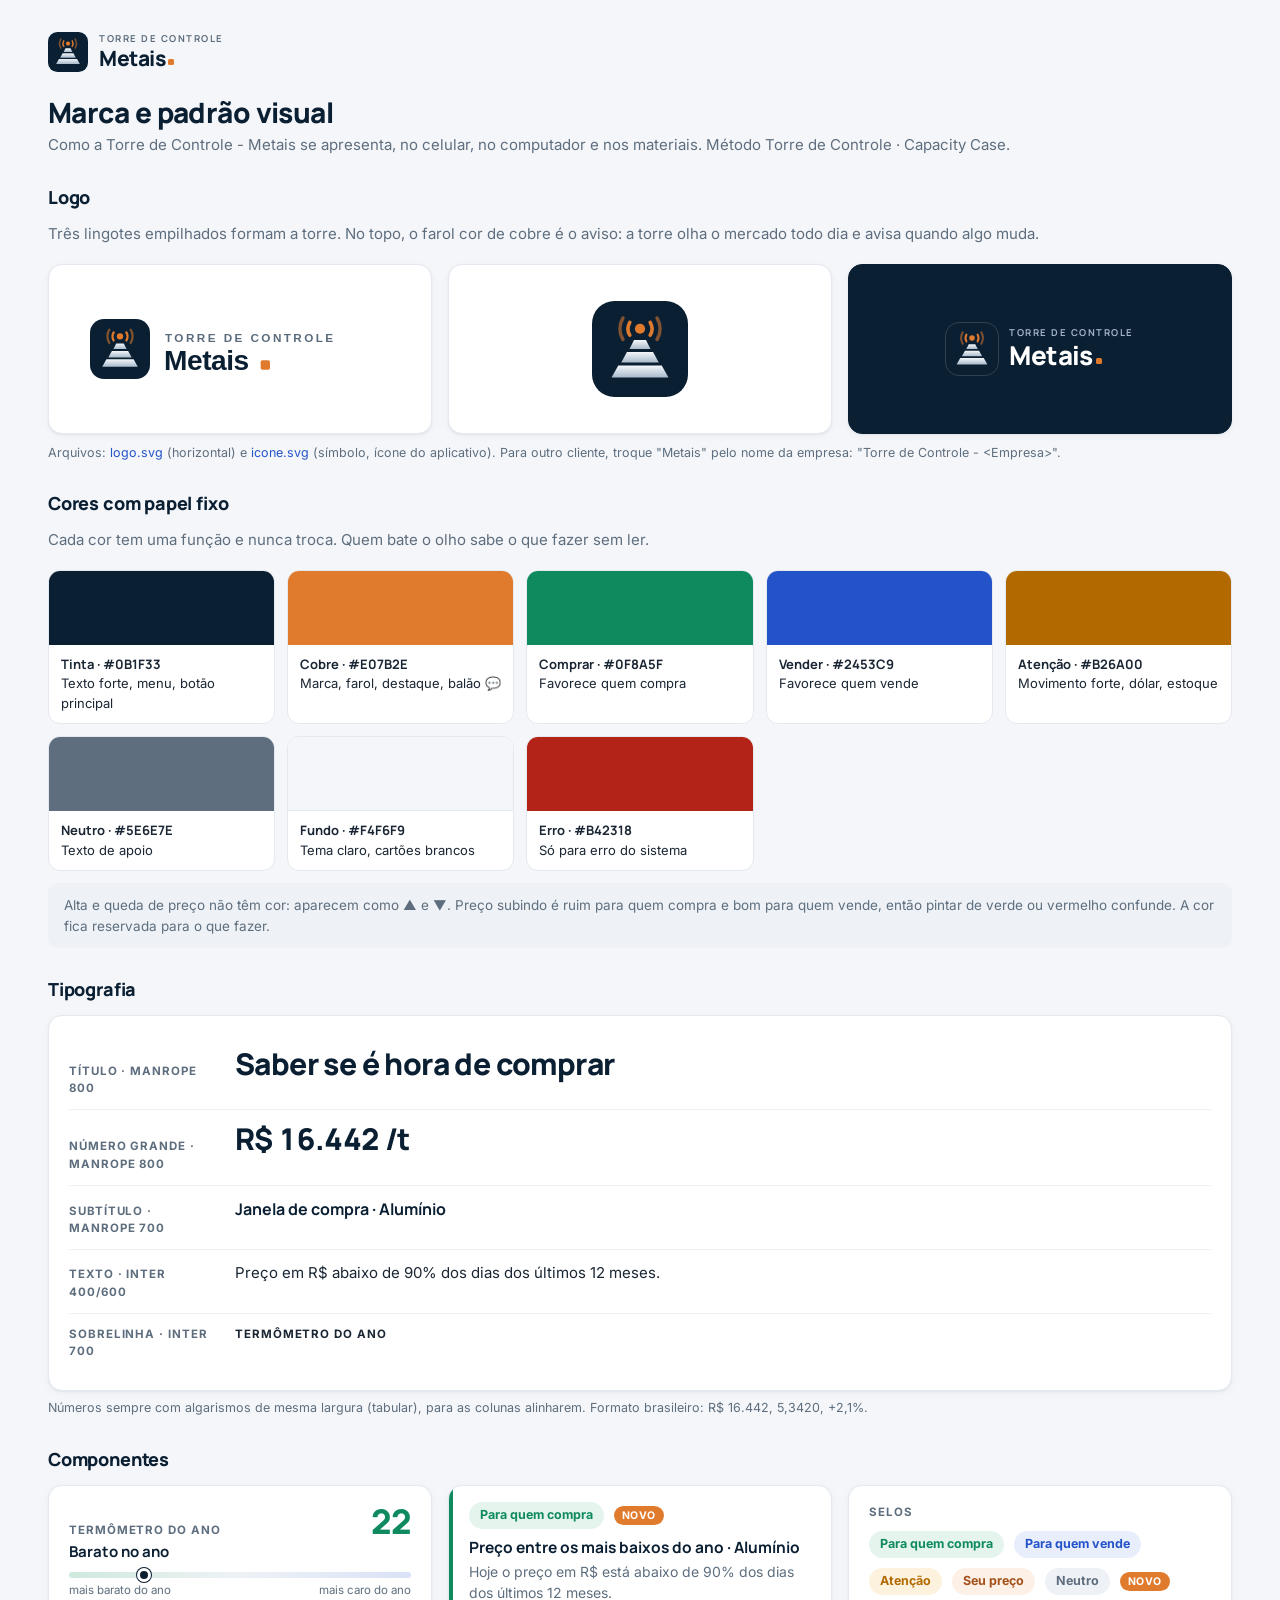
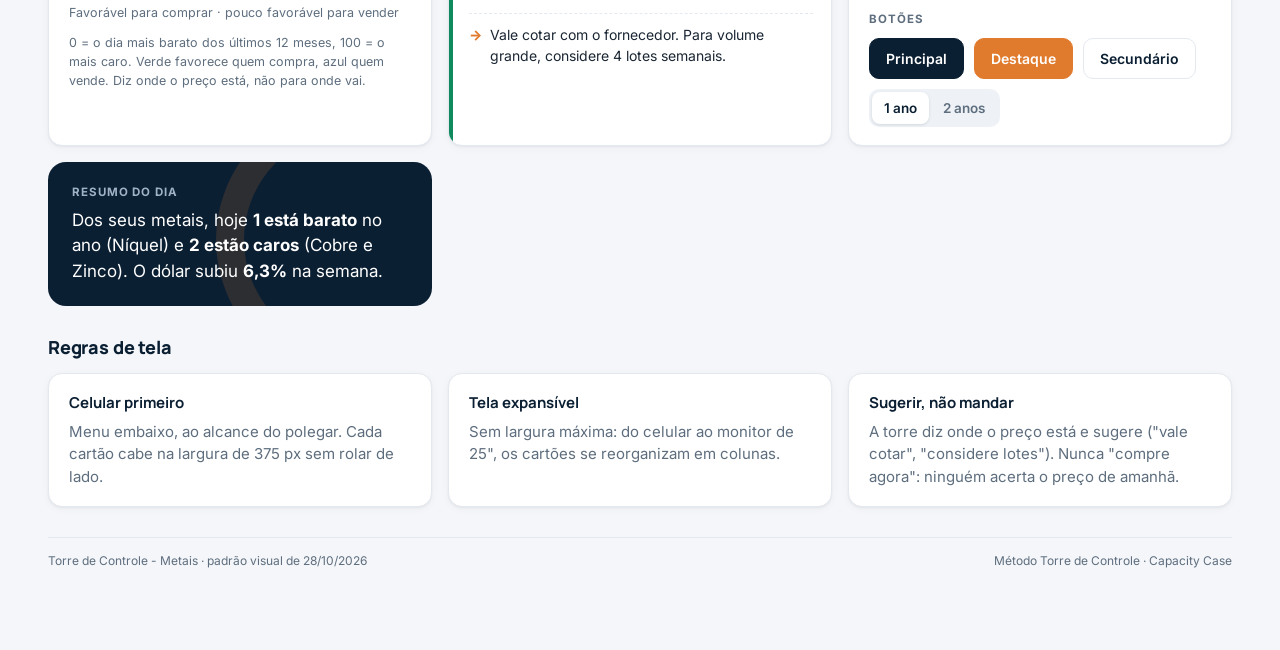
<file: marca/index.html>
<!doctype html>
<html lang="pt-BR">
<head>
<meta charset="utf-8">
<meta name="viewport" content="width=device-width,initial-scale=1">
<title>Marca · Torre de Controle - Metais</title>
<link rel="icon" href="../icone.svg" type="image/svg+xml">
<link rel="stylesheet" href="https://fonts.googleapis.com/css2?family=Inter:wght@400;500;600;700&family=Manrope:wght@600;700;800&display=swap">
<link rel="stylesheet" href="../css/app.css?v=2026-10-28-2200">
<style>
  main{padding:32px clamp(16px,4vw,48px) 80px}
  .logos{display:grid;grid-template-columns:repeat(auto-fit,minmax(280px,1fr));gap:16px}
  .logos .card{display:grid;place-items:center;min-height:170px}
  .escuro{background:var(--ink)!important;border-color:var(--ink)!important}
  .sw{display:grid;grid-template-columns:repeat(auto-fill,minmax(190px,1fr));gap:12px}
  .sw .c{border-radius:12px;border:1px solid var(--lin);overflow:hidden;background:var(--card)}
  .sw .c i{display:block;height:74px}
  .sw .c div{padding:10px 12px;font-size:13px}.sw .c b{display:block;font-family:var(--f-tit)}
  .tipo>div{display:grid;grid-template-columns:150px 1fr;gap:16px;align-items:baseline;padding:12px 0;border-top:1px solid var(--lin2)}
  @media (max-width:600px){.tipo>div{grid-template-columns:1fr;gap:2px}}
</style>
</head>
<body>
<main>
  <div class="marca" style="padding:0 0 24px"><img src="../icone.svg" alt=""><div class="marca-txt"><small>Torre de Controle</small><b>Metais<i></i></b></div></div>
  <h1>Marca e padrão visual</h1>
  <p class="sub">Como a Torre de Controle - Metais se apresenta, no celular, no computador e nos materiais. Método Torre de Controle · Capacity Case.</p>

  <h2>Logo</h2>
  <p class="sub">Três lingotes empilhados formam a torre. No topo, o farol cor de cobre é o aviso: a torre olha o mercado todo dia e avisa quando algo muda.</p>
  <div class="logos">
    <div class="card"><img src="logo.svg" alt="Logo horizontal" style="width:min(300px,90%)"></div>
    <div class="card"><img src="../icone.svg" alt="Símbolo" style="width:96px"></div>
    <div class="card escuro"><div class="marca" style="padding:0"><img src="../icone.svg" alt="" style="width:52px;height:52px;outline:1px solid rgba(255,255,255,.15);border-radius:13px"><div class="marca-txt"><small style="color:#9FB2C6">Torre de Controle</small><b style="color:#fff;font-size:26px">Metais<i></i></b></div></div></div>
  </div>
  <p class="mut peq" style="margin-top:10px">Arquivos: <a href="logo.svg">logo.svg</a> (horizontal) e <a href="../icone.svg">icone.svg</a> (símbolo, ícone do aplicativo). Para outro cliente, troque "Metais" pelo nome da empresa: "Torre de Controle - &lt;Empresa&gt;".</p>

  <h2>Cores com papel fixo</h2>
  <p class="sub">Cada cor tem uma função e nunca troca. Quem bate o olho sabe o que fazer sem ler.</p>
  <div class="sw">
    <div class="c"><i style="background:#0B1F33"></i><div><b>Tinta · #0B1F33</b>Texto forte, menu, botão principal</div></div>
    <div class="c"><i style="background:#E07B2E"></i><div><b>Cobre · #E07B2E</b>Marca, farol, destaque, balão 💬</div></div>
    <div class="c"><i style="background:#0F8A5F"></i><div><b>Comprar · #0F8A5F</b>Favorece quem compra</div></div>
    <div class="c"><i style="background:#2453C9"></i><div><b>Vender · #2453C9</b>Favorece quem vende</div></div>
    <div class="c"><i style="background:#B26A00"></i><div><b>Atenção · #B26A00</b>Movimento forte, dólar, estoque</div></div>
    <div class="c"><i style="background:#5E6E7E"></i><div><b>Neutro · #5E6E7E</b>Texto de apoio</div></div>
    <div class="c"><i style="background:#F4F6F9;border-bottom:1px solid #E4E9EF"></i><div><b>Fundo · #F4F6F9</b>Tema claro, cartões brancos</div></div>
    <div class="c"><i style="background:#B42318"></i><div><b>Erro · #B42318</b>Só para erro do sistema</div></div>
  </div>
  <div class="nota" style="margin-top:12px">Alta e queda de preço não têm cor: aparecem como ▲ e ▼. Preço subindo é ruim para quem compra e bom para quem vende, então pintar de verde ou vermelho confunde. A cor fica reservada para o que fazer.</div>

  <h2>Tipografia</h2>
  <div class="card tipo">
    <div style="border-top:0"><span class="sobrelinha">Título · Manrope 800</span><span style="font:800 30px/1.2 var(--f-tit);letter-spacing:-.02em;color:var(--ink)">Saber se é hora de comprar</span></div>
    <div><span class="sobrelinha">Número grande · Manrope 800</span><span class="big num">R$ 16.442 /t</span></div>
    <div><span class="sobrelinha">Subtítulo · Manrope 700</span><span style="font:700 16px var(--f-tit);color:var(--ink)">Janela de compra · Alumínio</span></div>
    <div><span class="sobrelinha">Texto · Inter 400/600</span><span>Preço em R$ abaixo de 90% dos dias dos últimos 12 meses.</span></div>
    <div><span class="sobrelinha">Sobrelinha · Inter 700</span><span class="sobrelinha" style="color:var(--tx)">Termômetro do ano</span></div>
  </div>
  <p class="mut peq" style="margin-top:8px">Números sempre com algarismos de mesma largura (tabular), para as colunas alinharem. Formato brasileiro: R$ 16.442, 5,3420, +2,1%.</p>

  <h2>Componentes</h2>
  <div class="grade g2">
    <div class="card"><div class="termo compra"><div class="linha entre" style="align-items:baseline"><div><div class="sobrelinha">Termômetro do ano</div><div class="rot">Barato no ano</div></div><span class="tn num">22</span></div>
      <div class="ano"><i style="left:22%"></i></div><div class="linha entre mini mut"><span>mais barato do ano</span><span>mais caro do ano</span></div>
      <div class="mut peq" style="margin-top:4px">Favorável para comprar · pouco favorável para vender</div></div>
      <p class="mut peq" style="margin-top:12px">0 = o dia mais barato dos últimos 12 meses, 100 = o mais caro. Verde favorece quem compra, azul quem vende. Diz onde o preço está, não para onde vai.</p></div>
    <div class="ri compra"><div class="linha"><span class="selo compra">Para quem compra</span><span class="selo novo">novo</span></div>
      <h3>Preço entre os mais baixos do ano · Alumínio</h3><p>Hoje o preço em R$ está abaixo de 90% dos dias dos últimos 12 meses.</p><div class="acao">Vale cotar com o fornecedor. Para volume grande, considere 4 lotes semanais.</div></div>
    <div class="card"><div class="sobrelinha" style="margin-bottom:10px">Selos</div>
      <div class="linha"><span class="selo compra">Para quem compra</span><span class="selo venda">Para quem vende</span><span class="selo atencao">Atenção</span><span class="selo meu">Seu preço</span><span class="selo neutro">Neutro</span><span class="selo novo">novo</span></div>
      <div class="sobrelinha" style="margin:16px 0 10px">Botões</div>
      <div class="linha"><button class="btn pri">Principal</button><button class="btn acc">Destaque</button><button class="btn">Secundário</button><div class="seg"><button class="ativo">1 ano</button><button>2 anos</button></div></div></div>
    <div class="resumo"><div class="sobrelinha">Resumo do dia</div><p>Dos seus metais, hoje <b>1 está barato</b> no ano (Níquel) e <b>2 estão caros</b> (Cobre e Zinco). O dólar subiu <b>6,3%</b> na semana.</p></div>
  </div>

  <h2>Regras de tela</h2>
  <div class="grade">
    <div class="card"><h3>Celular primeiro</h3><p class="mut">Menu embaixo, ao alcance do polegar. Cada cartão cabe na largura de 375 px sem rolar de lado.</p></div>
    <div class="card"><h3>Tela expansível</h3><p class="mut">Sem largura máxima: do celular ao monitor de 25", os cartões se reorganizam em colunas.</p></div>
    <div class="card"><h3>Sugerir, não mandar</h3><p class="mut">A torre diz onde o preço está e sugere ("vale cotar", "considere lotes"). Nunca "compre agora": ninguém acerta o preço de amanhã.</p></div>
  </div>
  <div class="rodape"><span>Torre de Controle - Metais · padrão visual de 28/10/2026</span><span>Método Torre de Controle · Capacity Case</span></div>
</main>
</body>
</html>
</file>
<file: css/app.css>
/* Torre de Controle - Metais · padrão visual (ver marca/index.html)
   Tipografia: Manrope (títulos e números grandes) + Inter (texto). Tema claro.
   Cores com papel fixo: verde = comprar, azul = vender, âmbar = atenção, cobre = marca. Vermelho só para erro. */
:root{
  --bg:#F4F6F9;--card:#FFFFFF;--ink:#0B1F33;--tx:#1A2633;--mut:#5E6E7E;--mut2:#8A98A6;--lin:#E4E9EF;--lin2:#EEF2F6;
  --acc:#E07B2E;--accf:#FDF0E6;
  --compra:#0F8A5F;--compraf:#E5F5EE;--venda:#2453C9;--vendaf:#E8EEFC;--aten:#B26A00;--atenf:#FDF2DE;--neutro:#5E6E7E;--neutrof:#EEF2F6;
  --erro:#B42318;--errof:#FDECEA;
  /* nomes usados pelo balão e pela aba Sugestões */
  --pri:var(--ink);--pri2:#EAF0F6;--bom:var(--compra);--bomf:var(--compraf);--medio:var(--aten);--mediof:var(--atenf);--ruim:var(--erro);--ruimf:var(--errof);
  --sombra:0 1px 2px rgba(11,31,51,.05),0 2px 8px rgba(11,31,51,.04);--sombra2:0 8px 30px rgba(11,31,51,.12);
  --r:14px;--r2:10px;
  --f-tit:"Manrope",Inter,"Segoe UI",system-ui,sans-serif;--f-tx:Inter,"Segoe UI",system-ui,-apple-system,sans-serif;
  --barra:64px;
}
*{box-sizing:border-box}
html,body{margin:0;background:var(--bg);color:var(--tx);font:15px/1.5 var(--f-tx);-webkit-font-smoothing:antialiased;-webkit-tap-highlight-color:transparent}
button,input,select,textarea{font:inherit;color:inherit}
a{color:var(--venda);text-decoration:none}a:hover{text-decoration:underline}
.num{font-variant-numeric:tabular-nums;font-feature-settings:"tnum"}
h1,h2,h3,.big,.preco,.marca-txt{font-family:var(--f-tit)}
h1{font-size:26px;line-height:1.2;margin:0 0 4px;font-weight:800;letter-spacing:-.02em;color:var(--ink)}
h2{font-size:18px;margin:28px 0 12px;font-weight:800;letter-spacing:-.01em;color:var(--ink)}
h3{font-size:15px;margin:0;font-weight:700;color:var(--ink)}
.sub{color:var(--mut);margin:0 0 18px}
.mut{color:var(--mut)}.peq{font-size:12.5px}.mini{font-size:11.5px}
.sobrelinha{font-size:11.5px;font-weight:700;letter-spacing:.08em;text-transform:uppercase;color:var(--mut)}

/* ---------- estrutura ---------- */
.app{display:grid;grid-template-columns:252px minmax(0,1fr);min-height:100vh}
nav.menu{background:var(--card);border-right:1px solid var(--lin);padding:20px 14px;position:sticky;top:0;height:100vh;display:flex;flex-direction:column;gap:2px}
.marca{display:flex;gap:11px;align-items:center;padding:2px 8px 22px}
.marca img{width:40px;height:40px;flex:none}
.marca-txt{line-height:1.1}
.marca-txt small{display:block;font-size:9.5px;font-weight:700;letter-spacing:.16em;color:var(--mut);text-transform:uppercase;margin-bottom:3px}
.marca-txt b{font-size:21px;font-weight:800;color:var(--ink);letter-spacing:-.02em}
.marca-txt b i{display:inline-block;width:6px;height:6px;background:var(--acc);border-radius:1.5px;margin-left:3px;vertical-align:1px}
nav.menu button{all:unset;cursor:pointer;padding:10px 12px;border-radius:10px;display:flex;gap:12px;align-items:center;color:var(--mut);font-weight:600;font-size:14.5px}
nav.menu button svg{width:20px;height:20px;flex:none}
nav.menu button:hover{background:var(--lin2);color:var(--ink)}
nav.menu button.ativo{background:var(--ink);color:#fff}
nav.menu .cont{margin-left:auto;background:var(--acc);color:#fff;border-radius:10px;font-size:11px;padding:1px 7px;font-weight:700}
.rodape-menu{margin-top:auto;font-size:11.5px;color:var(--mut);padding:12px;border-top:1px solid var(--lin);line-height:1.55}
.topo-movel{display:none}
nav.menu .nc{display:none}
main{min-width:0;padding:28px 36px 100px}
.cabeca{display:flex;justify-content:space-between;align-items:flex-end;gap:16px;flex-wrap:wrap;margin-bottom:20px}
.cabeca .sub{margin:0}

/* ---------- blocos ---------- */
.grade{display:grid;grid-template-columns:repeat(auto-fit,minmax(280px,1fr));gap:16px}
.grade.g2{grid-template-columns:repeat(auto-fit,minmax(360px,1fr))}
.grade.g4{grid-template-columns:repeat(auto-fit,minmax(220px,1fr))}
.card{background:var(--card);border:1px solid var(--lin);border-radius:var(--r);padding:18px 20px;box-shadow:var(--sombra);min-width:0}
.card.clicavel{cursor:pointer;transition:border-color .15s,box-shadow .15s}
.card.clicavel:hover{border-color:#C9D3DE;box-shadow:var(--sombra2)}
.card+.card{margin-top:0}
.pilha>*+*{margin-top:16px}
.linha{display:flex;gap:10px;flex-wrap:wrap;align-items:center}
.entre{justify-content:space-between}
.big{font-size:30px;font-weight:800;letter-spacing:-.02em;color:var(--ink);line-height:1.15}
.preco{font-size:24px;font-weight:800;letter-spacing:-.02em;color:var(--ink);line-height:1.2}
.var{font-weight:600;white-space:nowrap}
.var.sobe::before{content:"▲ ";font-size:.75em}.var.desce::before{content:"▼ ";font-size:.75em}
.var.sobe,.var.desce{color:var(--tx)}
.vazio{color:var(--mut);text-align:center;padding:26px 10px}

/* selos: o papel da cor é fixo */
.selo{display:inline-flex;align-items:center;gap:6px;border-radius:999px;padding:4px 11px;font-size:12.5px;font-weight:700;white-space:nowrap}
.selo.compra,.selo.bom{background:var(--compraf);color:var(--compra)}
.selo.venda{background:var(--vendaf);color:var(--venda)}
.selo.aten,.selo.medio,.selo.atencao,.selo.dolar{background:var(--atenf);color:var(--aten)}
.selo.neutro{background:var(--neutrof);color:var(--neutro)}
.selo.ruim{background:var(--errof);color:var(--erro)}
.selo.meu{background:var(--accf);color:#A4501A}
.selo.novo{background:var(--acc);color:#fff;padding:2px 8px;font-size:10.5px;letter-spacing:.04em;text-transform:uppercase}

/* medidor do índice (0 a 100) */
.indice{display:grid;grid-template-columns:auto 1fr;gap:4px 12px;align-items:center}
.indice .n{font:800 30px/1 var(--f-tit);letter-spacing:-.03em;min-width:46px}
.indice.compra .n{color:var(--compra)}.indice.venda .n{color:var(--venda)}
.indice .rot{font-weight:700;color:var(--ink);font-size:14px}
.trilho{height:8px;border-radius:99px;background:var(--lin2);position:relative;overflow:hidden;grid-column:1/-1}
.trilho i{position:absolute;inset:0 auto 0 0;border-radius:99px}
.compra .trilho i{background:var(--compra)}.venda .trilho i{background:var(--venda)}
.trilho::after{content:"";position:absolute;top:0;bottom:0;left:60%;width:2px;background:#fff}
.indice.fraco .n,.indice.ruim .n{color:var(--mut2)}
.indice.fraco .trilho i,.indice.ruim .trilho i{background:#B9C4CF}
.par-indices{display:grid;grid-template-columns:1fr 1fr;gap:14px}

/* faixa do ano */
.ano{height:6px;border-radius:99px;background:linear-gradient(90deg,#CFE9DD,#EEF2F6 50%,#D9E2F7);position:relative;margin:10px 0 4px}
.ano i{position:absolute;top:-4px;width:14px;height:14px;margin-left:-7px;border-radius:50%;background:var(--ink);border:3px solid #fff;box-shadow:0 0 0 1px var(--ink)}

/* resumo do dia */
.resumo{background:var(--ink);color:#fff;border-radius:18px;padding:22px 24px;position:relative;overflow:hidden}
.resumo::after{content:"";position:absolute;right:-60px;top:-60px;width:220px;height:220px;border-radius:50%;border:28px solid rgba(224,123,46,.16)}
.resumo .sobrelinha{color:#9FB2C6}
.resumo p{margin:6px 0 0;font-size:17px;line-height:1.5;position:relative;z-index:1}
.resumo p b{color:#fff}
.resumo .chips{display:flex;gap:8px;flex-wrap:wrap;margin-top:14px;position:relative;z-index:1}
.resumo .chips span{background:rgba(255,255,255,.1);border-radius:999px;padding:5px 12px;font-size:13px;font-weight:600}
.resumo .chips span b{font-family:var(--f-tit)}

/* radar */
.radar{display:grid;grid-template-columns:repeat(auto-fill,minmax(320px,1fr));gap:14px}
.ri{background:var(--card);border:1px solid var(--lin);border-radius:var(--r);padding:16px 18px 16px 20px;position:relative;box-shadow:var(--sombra);overflow:hidden}
.ri::before{content:"";position:absolute;left:0;top:0;bottom:0;width:4px;background:var(--neutro)}
.ri.compra::before{background:var(--compra)}.ri.venda::before{background:var(--venda)}.ri.atencao::before,.ri.dolar::before{background:var(--aten)}.ri.meu::before{background:var(--acc)}
.ri h3{font-size:15.5px;margin:8px 0 4px;line-height:1.3}
.ri p{margin:0;color:var(--mut);font-size:14px}
.ri .acao{margin-top:10px;padding-top:10px;border-top:1px dashed var(--lin);font-size:14px;color:var(--tx);display:flex;gap:8px}
.ri .acao::before{content:"→";color:var(--acc);font-weight:800}
.ri .forca{position:absolute;right:16px;top:14px;font:800 13px var(--f-tit);color:var(--mut2)}
.ri.clicavel{cursor:pointer}.ri.clicavel:hover{border-color:#C9D3DE}

/* lista de metais */
.metais{display:grid;grid-template-columns:repeat(auto-fill,minmax(300px,1fr));gap:14px}
.cm .topo{display:flex;justify-content:space-between;gap:8px;align-items:flex-start}
.cm .bolsa{font-size:12px;color:var(--mut)}
.cm .precos{display:flex;align-items:baseline;gap:10px;flex-wrap:wrap;margin:10px 0 2px}
.cm .vars{display:flex;gap:14px;font-size:12.5px;color:var(--mut);margin-bottom:12px}
.cm .vars b{color:var(--tx)}
.cm canvas.spark{width:100%;height:40px;display:block;margin-top:12px}

/* controles */
.ctrl{display:flex;gap:8px;flex-wrap:wrap;align-items:center;margin:0 0 16px}
.seg{display:inline-flex;background:var(--lin2);border-radius:10px;padding:3px;gap:2px}
.seg button{border:0;background:transparent;border-radius:8px;padding:6px 12px;cursor:pointer;font-weight:600;font-size:13.5px;color:var(--mut)}
.seg button.ativo{background:var(--card);color:var(--ink);box-shadow:0 1px 3px rgba(11,31,51,.12)}
.chips-rolam{display:flex;gap:8px;overflow-x:auto;padding-bottom:4px;margin:0 0 16px;scrollbar-width:none}
.chips-rolam::-webkit-scrollbar{display:none}
.chip{border:1px solid var(--lin);background:var(--card);border-radius:999px;padding:7px 14px;cursor:pointer;white-space:nowrap;font-weight:600;font-size:13.5px;color:var(--tx)}
.chip.ativo{background:var(--ink);border-color:var(--ink);color:#fff}
.btn{border:1px solid var(--lin);background:var(--card);border-radius:10px;padding:9px 16px;cursor:pointer;font-weight:600;font-size:14px;color:var(--ink)}
.btn:hover{border-color:#C9D3DE}
.btn.pri{background:var(--ink);border-color:var(--ink);color:#fff}
.btn.acc{background:var(--acc);border-color:var(--acc);color:#fff}
.btn.peq{padding:6px 12px;font-size:13px}

.graf{position:relative;height:340px}
.graf.medio{height:220px}.graf.baixo{height:170px}
label.campo{display:flex;flex-direction:column;gap:6px;font-size:13px;color:var(--mut);font-weight:600}
label.campo input,label.campo select,textarea,select.btn{border:1px solid var(--lin);border-radius:10px;padding:10px 12px;background:var(--card);font-weight:500;color:var(--tx)}
label.campo input:focus,label.campo select:focus,textarea:focus{outline:2px solid var(--acc);outline-offset:-1px;border-color:transparent}
.form{display:grid;grid-template-columns:repeat(auto-fill,minmax(200px,1fr));gap:14px;align-items:end}
table{width:100%;border-collapse:collapse}
td,th{padding:10px 8px;border-bottom:1px solid var(--lin2);text-align:left}
th{font-size:11.5px;color:var(--mut);font-weight:700;letter-spacing:.04em;text-transform:uppercase}
td.n,th.n{text-align:right;font-variant-numeric:tabular-nums}
.rolar{overflow-x:auto}
.aviso{background:var(--atenf);color:#7A4A00;border-radius:var(--r2);padding:12px 16px;margin:0 0 16px}
.nota{background:var(--lin2);border-radius:var(--r2);padding:12px 16px;color:var(--mut);font-size:13.5px}
.sinais{list-style:none;padding:0;margin:6px 0 0}
.sinais li{padding:10px 0;border-top:1px solid var(--lin2);display:flex;gap:10px;align-items:flex-start}
.sinais li:first-child{border-top:0}
.sinais .s{flex:none;width:22px;height:22px;border-radius:50%;display:grid;place-items:center;font-size:12px;font-weight:800;margin-top:1px}
.s.alta{background:var(--vendaf);color:var(--venda)}.s.baixa{background:var(--compraf);color:var(--compra)}.s.neutro{background:var(--lin2);color:var(--mut)}
.evid{background:var(--lin2);border-radius:var(--r2);padding:12px 14px;margin-top:14px;font-size:13.5px}
.evid b{font-family:var(--f-tit)}

/* boas-vindas / perfil */
.perfil{border:1.5px dashed #C9D3DE;background:#FBFCFD}
.perfil .chips-rolam{flex-wrap:wrap;overflow:visible}

/* ---------- Apresentação ---------- */
.sb-topo{background:var(--ink);color:#fff;border-radius:20px;padding:34px 36px;position:relative;overflow:hidden}
.sb-topo::after{content:"";position:absolute;right:-80px;bottom:-120px;width:340px;height:340px;border-radius:50%;border:40px solid rgba(224,123,46,.15)}
.sb-topo .etq{display:inline-flex;gap:8px;align-items:center;background:rgba(255,255,255,.1);border-radius:999px;padding:5px 14px 5px 6px;font-size:12.5px;font-weight:700}
.sb-topo .etq img{width:22px;height:22px}
.sb-topo h1{font-size:34px;margin:18px 0 10px;color:#fff;position:relative;z-index:1}
.sb-topo p{margin:0;color:#C9D6E3;font-size:16.5px;position:relative;z-index:1}
.sb-num{font-size:11.5px;font-weight:800;color:var(--acc);text-transform:uppercase;letter-spacing:.1em;margin-bottom:6px}
.card p{margin:6px 0 0}
.sb-metodo{border-left:4px solid var(--acc)}
.rodape{display:flex;justify-content:space-between;gap:10px;flex-wrap:wrap;font-size:12px;color:var(--mut);margin-top:30px;border-top:1px solid var(--lin);padding-top:14px}

/* ---------- faixa de versão ---------- */
#faixaVersao{position:sticky;top:0;z-index:50;background:var(--acc);color:#fff;padding:10px 16px;display:none;gap:12px;align-items:center;flex-wrap:wrap;font-weight:600}
#faixaVersao button{background:#fff;color:var(--ink);border:0;border-radius:8px;padding:6px 14px;font-weight:700;cursor:pointer}

/* ---------- balão ---------- */
#balaoBtn{position:fixed;right:20px;bottom:20px;z-index:60;width:54px;height:54px;border-radius:50%;border:0;background:var(--acc);color:#fff;font-size:23px;cursor:pointer;box-shadow:0 6px 18px rgba(224,123,46,.4)}
#balaoOferta{position:fixed;right:20px;bottom:86px;z-index:60;background:var(--card);border:1px solid var(--lin);border-radius:14px;padding:14px 16px;max-width:300px;box-shadow:var(--sombra2);display:none}
.modal-fundo{position:fixed;inset:0;background:rgba(11,31,51,.45);z-index:70;display:none;align-items:center;justify-content:center;padding:16px}
.modal{background:var(--card);border-radius:18px;padding:22px;width:min(560px,100%);max-height:92vh;overflow:auto}
.modal textarea{width:100%;min-height:110px}
.tipos{display:flex;gap:6px;flex-wrap:wrap;margin:10px 0}
.tipos button{border:1px solid var(--lin);background:var(--card);border-radius:999px;padding:7px 13px;cursor:pointer;font-weight:600}
.tipos button.ativo{background:var(--ink);color:#fff;border-color:var(--ink)}
.anexos img{max-height:80px;border-radius:8px;margin:6px 6px 0 0;border:1px solid var(--lin)}
.retorno{background:var(--compraf);color:var(--compra);border-radius:var(--r2);padding:12px 16px;margin:0 0 16px}

/* ---------- celular ---------- */
@media (max-width:980px){
  .app{display:block}
  .topo-movel{display:flex;position:sticky;top:0;z-index:40;background:rgba(244,246,249,.92);backdrop-filter:blur(10px);-webkit-backdrop-filter:blur(10px);
    padding:10px 16px;padding-top:max(10px,env(safe-area-inset-top));align-items:center;justify-content:space-between;border-bottom:1px solid var(--lin)}
  .topo-movel .marca{padding:0;gap:9px}.topo-movel .marca img{width:32px;height:32px}
  .topo-movel .marca-txt small{font-size:8.5px}.topo-movel .marca-txt b{font-size:17px}
  .topo-movel .data{font-size:12px;color:var(--mut);text-align:right;line-height:1.3}
  .topo-movel .data b{display:block;color:var(--ink);font:800 14px var(--f-tit)}
  nav.menu{position:fixed;bottom:0;top:auto;left:0;right:0;height:auto;flex-direction:row;overflow-x:auto;padding:6px 6px;padding-bottom:max(6px,env(safe-area-inset-bottom));
    border-right:0;border-top:1px solid var(--lin);z-index:40;gap:0;scrollbar-width:none;background:rgba(255,255,255,.96);backdrop-filter:blur(10px)}
  nav.menu::-webkit-scrollbar{display:none}
  nav.menu .marca,.rodape-menu{display:none}
  nav.menu button{flex:1 1 0;min-width:0;flex-direction:column;gap:3px;font-size:10.5px;padding:6px 0;white-space:nowrap;justify-content:center;position:relative}
  nav.menu .nm{display:none}nav.menu .nc{display:block}
  .ri.compacto p{display:none}.ri.compacto h3{margin-bottom:0}
  nav.menu button svg{width:22px;height:22px}
  nav.menu button.ativo{background:transparent;color:var(--ink)}
  nav.menu button.ativo svg{color:var(--acc)}
  nav.menu .cont{position:absolute;top:1px;left:calc(50% + 4px);margin:0;font-size:10px;padding:0 5px}
  main{padding:16px 16px calc(var(--barra) + 40px)}
  h1{font-size:23px}
  .cabeca{margin-bottom:14px}
  .big{font-size:26px}
  .card{padding:16px}
  .grade,.grade.g2,.grade.g4,.metais,.radar{grid-template-columns:1fr;gap:12px}
  .resumo{padding:18px}.resumo p{font-size:15.5px}
  .resumo .chips{flex-wrap:nowrap;overflow-x:auto;scrollbar-width:none;margin-right:-18px;padding-right:18px}.resumo .chips::-webkit-scrollbar{display:none}
  .resumo .chips span{white-space:nowrap}
  .sb-topo{padding:24px 20px}.sb-topo h1{font-size:25px}.sb-topo p{font-size:15px}
  #balaoBtn{bottom:calc(var(--barra) + 18px + env(safe-area-inset-bottom));width:50px;height:50px}
  #balaoOferta{bottom:calc(var(--barra) + 78px)}
  .graf{height:250px}.graf.medio{height:190px}
  .ocultar-movel{display:none}
}
@media (max-width:420px){.par-indices{gap:10px}.indice .n{font-size:26px;min-width:38px}.form{grid-template-columns:1fr 1fr}}
@media (min-width:1800px){main{padding:34px 48px 100px}.metais{grid-template-columns:repeat(auto-fill,minmax(340px,1fr))}}

/* termômetro do ano (0 = mais barato dos 12 meses, 100 = mais caro) */
.termo .rot{font:700 15px var(--f-tit);color:var(--ink);margin-top:2px}
.termo .tn{font:800 34px/1 var(--f-tit);letter-spacing:-.03em}
.termo.peq .tn{font-size:26px}.termo.peq .rot{font-size:14px}
.termo.compra .tn{color:var(--compra)}.termo.venda .tn{color:var(--venda)}.termo.neutro .tn{color:var(--mut)}
.cm .termo{margin-top:4px}

/* ===== Versão 29/10/2026: quadro de cotações, menu escuro, menos texto ===== */
/* menu lateral escuro: a marca fica no menu, o conteúdo fica claro e limpo */
nav.menu{background:var(--ink);border-right:0}
nav.menu .marca-txt b{color:#fff}nav.menu .marca-txt small{color:#8FA3B8}
nav.menu button{color:#B9C7D6}
nav.menu button:hover{background:rgba(255,255,255,.07);color:#fff}
nav.menu button.ativo{background:rgba(255,255,255,.1);color:#fff;box-shadow:inset 3px 0 0 var(--acc)}
nav.menu .rodape-menu{border-top-color:rgba(255,255,255,.1);color:#8FA3B8}
nav.menu .marca img{outline:1px solid rgba(255,255,255,.12);border-radius:11px}
main{padding:30px 40px 100px}
h1{font-size:28px}

/* frase do dia */
.frase-dia{background:var(--card);border:1px solid var(--lin);border-left:4px solid var(--acc);border-radius:var(--r2);padding:12px 16px;margin:0 0 16px;font-size:15px;color:var(--tx)}
.frase-dia b{color:var(--ink)}

/* Hoje: quadro à esquerda, avisos e alvos à direita */
.hoje-grade{display:grid;grid-template-columns:minmax(0,1.7fr) minmax(300px,1fr);gap:16px;align-items:start}
.card.sem-pad{padding:0;overflow:hidden}
.card-topo{display:flex;justify-content:space-between;align-items:baseline;gap:10px;flex-wrap:wrap;padding:16px 20px 10px}
table.quadro{width:100%;border-collapse:collapse}
table.quadro th{padding:8px 20px;background:#F8FAFC;border-bottom:1px solid var(--lin);border-top:1px solid var(--lin)}
table.quadro td{padding:13px 20px;border-bottom:1px solid var(--lin2);vertical-align:middle}
table.quadro tbody tr{cursor:pointer;transition:background .12s}
table.quadro tbody tr:hover{background:#F6F8FB}
table.quadro tbody tr:last-child td{border-bottom:0}
table.quadro .nome b{display:block;font-weight:700;color:var(--ink)}
table.quadro .nome span{display:block}
table.quadro .preco-c{font:700 15.5px var(--f-tx);color:var(--ink)}
table.quadro .linha-dolar td{background:#FBFCFD}
table.quadro td.sobe,table.quadro td.desce{color:var(--tx)}
td.termo-c{width:190px}
/* mini termômetro */
.mt{display:inline-flex;align-items:center;gap:10px;width:100%}
.mt-barra{flex:1;height:6px;border-radius:99px;background:linear-gradient(90deg,#BFE3D2,#E9EEF3 50%,#C9D6F4);position:relative;min-width:70px}
.mt-barra i{position:absolute;top:50%;width:12px;height:12px;margin:-6px 0 0 -6px;border-radius:50%;background:var(--ink);border:2px solid #fff;box-shadow:0 0 0 1px var(--ink)}
.mt b{font:700 13px var(--f-tx);width:26px;text-align:right}
.mt.compra b{color:var(--compra)}.mt.venda b{color:var(--venda)}.mt.neutro b{color:var(--mut)}

/* avisos e alvos em lista */
ul.avisos,ul.alvos{list-style:none;margin:10px 0 0;padding:0}
ul.avisos li{display:flex;gap:10px;padding:10px 0;border-top:1px solid var(--lin2);cursor:pointer}
ul.avisos li:first-child{border-top:0}
ul.avisos li i{flex:none;width:8px;height:8px;border-radius:50%;margin-top:7px;background:var(--neutro)}
ul.avisos li.compra i{background:var(--compra)}ul.avisos li.venda i{background:var(--venda)}ul.avisos li.atencao i,ul.avisos li.dolar i{background:var(--aten)}ul.avisos li.meu i{background:var(--acc)}
ul.avisos li b{display:block;font-size:14px;color:var(--ink);font-weight:600;line-height:1.35}
ul.avisos li span{display:block;font-size:13px;color:var(--mut);margin-top:2px;line-height:1.4}
ul.alvos li{display:flex;align-items:center;gap:10px;padding:10px 0;border-top:1px solid var(--lin2)}
ul.alvos li:first-child{border-top:0}
ul.alvos li>div{flex:1;cursor:pointer}ul.alvos li b{display:block;font-size:14px;color:var(--ink);font-weight:600}
ul.alvos .x{border:0;background:transparent;color:var(--mut2);font-size:20px;cursor:pointer;padding:0 4px;line-height:1}
ul.alvos .x:hover{color:var(--erro)}
.notif{display:flex;justify-content:space-between;align-items:center;gap:10px;flex-wrap:wrap;margin-top:12px;padding-top:12px;border-top:1px dashed var(--lin)}

/* números-chave */
.kpis{display:grid;grid-template-columns:repeat(auto-fit,minmax(240px,1fr));gap:16px}
.kpi{background:var(--card);border:1px solid var(--lin);border-radius:var(--r);padding:16px 18px;box-shadow:var(--sombra)}
.kv{font:800 22px/1.2 var(--f-tit);color:var(--ink);letter-spacing:-.01em;margin:6px 0 4px}
.kv.grande{font-size:34px}
.compra-t{color:var(--compra)}
.duas{display:grid;grid-template-columns:1fr 1fr;gap:12px;margin-top:10px}
.duas>div{background:var(--lin2);border-radius:var(--r2);padding:10px 14px}
.metal-topo{align-items:flex-end}
.preco-topo{text-align:right}
.preco-topo .big{line-height:1.1}
.card.destaque{border-left:4px solid var(--acc)}

/* seções que abrem com um toque */
details.dobra{background:var(--card);border:1px solid var(--lin);border-radius:var(--r);margin-top:12px;box-shadow:var(--sombra)}
details.dobra summary{cursor:pointer;padding:14px 20px;font:700 15px var(--f-tit);color:var(--ink);list-style:none;display:flex;justify-content:space-between;align-items:center}
details.dobra summary::-webkit-details-marker{display:none}
details.dobra summary::after{content:"+";font-size:20px;color:var(--mut2);font-weight:600}
details.dobra[open] summary::after{content:"−"}
.dobra-c{padding:0 20px 16px}
.dobra-c p{margin:0;color:var(--tx);font-size:14.5px}

/* Minha compra: formulário à esquerda, resultado à direita */
.compra-grade{display:grid;grid-template-columns:minmax(260px,340px) minmax(0,1fr);gap:16px;align-items:start}
.form.uma{grid-template-columns:1fr}

@media (max-width:1200px){.hoje-grade{grid-template-columns:1fr}}
@media (max-width:980px){
  .topo-movel{background:var(--ink);border-bottom:0}
  .topo-movel .marca-txt b{color:#fff}.topo-movel .marca-txt small{color:#8FA3B8}
  .topo-movel .data{color:#8FA3B8}.topo-movel .data b{color:#fff}
  nav.menu{background:rgba(255,255,255,.97)}
  nav.menu button{color:var(--mut)}
  nav.menu button.ativo{background:transparent;color:var(--ink);box-shadow:none}
  nav.menu button:hover{background:transparent;color:var(--ink)}
  main{padding:16px 16px calc(var(--barra) + 40px)}
  h1{font-size:23px}
  .compra-grade{grid-template-columns:1fr}
  .metal-topo{align-items:flex-start}.preco-topo{text-align:left}
  .card-topo{padding:14px 16px 8px}
  table.quadro th{padding:8px 12px}table.quadro td{padding:12px}
  td.termo-c{width:42%}
  .kv.grande{font-size:28px}
}
@media (max-width:420px){table.quadro th:nth-child(3),table.quadro td:nth-child(3){display:none}.mt-barra{min-width:50px}}
table.quadro th,table.quadro td.n{white-space:nowrap}
</file>
